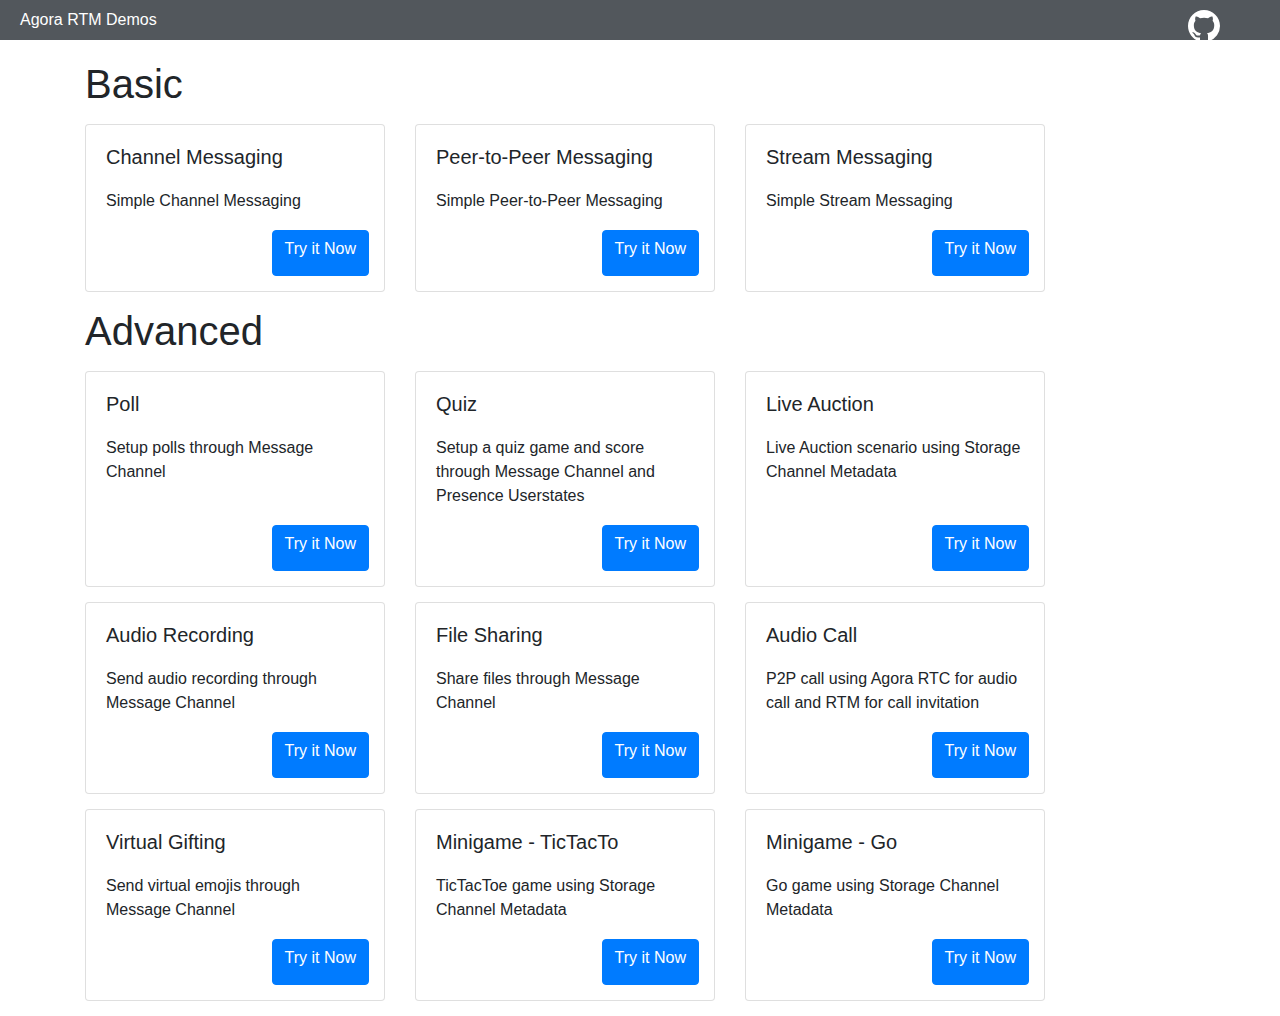
<file: index.html>
<!DOCTYPE html>
<html lang="en">

<head>
  <meta charset="UTF-8">
  <meta name="viewport" content="width=device-width, initial-scale=1.0">
  <meta http-equiv="X-UA-Compatible" content="ie=edge">
  <title>Agora RTM Demos</title>
  <link rel="stylesheet" href="./assets/bootstrap.min.css">
  <link rel="stylesheet" href="./assets/index.css">
  <script async src="https://www.googletagmanager.com/gtag/js?id=UA-57262777-1"></script>
  <script>
    var _hmt = _hmt || [];
    (function () {
      var hm = document.createElement("script");
      hm.src = "https://hm.baidu.com/hm.js?f43104b858cabd64f03a2e1f8c387296";
      var s = document.getElementsByTagName("script")[0];
      s.parentNode.insertBefore(hm, s);
    })();
  </script>

  <style>
    .wrapper {
      display: flex;
    }

    .left {
      flex: 0 0 350px;
      max-width: 350px;
      overflow: hidden;
    }

    .right {
      flex: 1 1 auto;
    }
  </style>
</head>

<body>
  <!-- banner -->
  <div class="container-fluid banner">
    <p class="banner-text">Agora RTM Demos</p>
    <a style="color: rgb(255, 255, 255);fill: rgb(255, 255, 255);fill-rule: evenodd; position: absolute; right: 60px; top: 10px;"
      class="Header-link " href="https://github.com/AgoraIO/API-Examples-Web/tree/main/Demo">
      <svg class="octicon octicon-mark-github v-align-middle" height="32" viewBox="0 0 16 16" version="1.1" width="32"
        aria-hidden="true">
        <path fill-rule="evenodd"
          d="M8 0C3.58 0 0 3.58 0 8c0 3.54 2.29 6.53 5.47 7.59.4.07.55-.17.55-.38 0-.19-.01-.82-.01-1.49-2.01.37-2.53-.49-2.69-.94-.09-.23-.48-.94-.82-1.13-.28-.15-.68-.52-.01-.53.63-.01 1.08.58 1.23.82.72 1.21 1.87.87 2.33.66.07-.52.28-.87.51-1.07-1.78-.2-3.64-.89-3.64-3.95 0-.87.31-1.59.82-2.15-.08-.2-.36-1.02.08-2.12 0 0 .67-.21 2.2.82.64-.18 1.32-.27 2-.27.68 0 1.36.09 2 .27 1.53-1.04 2.2-.82 2.2-.82.44 1.1.16 1.92.08 2.12.51.56.82 1.27.82 2.15 0 3.07-1.87 3.75-3.65 3.95.29.25.54.73.54 1.48 0 1.07-.01 1.93-.01 2.2 0 .21.15.46.55.38A8.013 8.013 0 0016 8c0-4.42-3.58-8-8-8z">
        </path>
      </svg>
    </a>
  </div>

  <div class="wrapper">
    <!-- left -->
    <!-- right -->

    <section class="right">
      <div class="container">
        <h1 id="1"><label>Basic</label></h1>
        <div class="card-deck">
          <div class="card demo-card">
            <div class="card-body">
              <h5 class="card-title"><label>Channel Messaging</label></h5>
              <p class="card-text"><label>Simple Channel Messaging</label></p>
              <a href="./Basic/1_ChannelMessaging/index.html" class=" btn btn-primary demo-card-btn"><label 
                >Try it Now</label></a>
            </div>
          </div>

          <div class="card demo-card">
            <div class="card-body">
              <h5 class="card-title"><label>Peer-to-Peer Messaging</label></h5>
              <p class="card-text"><label>Simple Peer-to-Peer Messaging</label></p>
              <a href="./Basic/2_Peer_to_Peer_Messaging/index.html" class=" btn btn-primary demo-card-btn"><label 
                >Try it Now</label></a>
            </div>
          </div>

          <div class="card demo-card">
            <div class="card-body">
              <h5 class="card-title"><label>Stream Messaging</label></h5>
              <p class="card-text"><label>Simple Stream Messaging</label></p>
              <a href="./Basic/3_StreamMessaging/index.html" class="btn btn-primary demo-card-btn"><label 
                >Try it Now</label></a>
            </div>
          </div>
        </div>
      </div>

      <div class="container">
        <h1 id="2"><label>Advanced</label></h1>
        <div class="card-deck">
          <div class="card demo-card">
            <div class="card-body">
              <h5 class="card-title"><label>Poll</label></h5>
              <p class="card-text"><label>Setup polls through Message Channel</label></p>
              <a href="./Advanced/1_Polling/index.html" class="btn btn-primary demo-card-btn"><label 
                >Try it Now</label></a>
            </div>
          </div>

          <div class="card demo-card">
            <div class="card-body">
              <h5 class="card-title"><label>Quiz</label></h5>
              <p class="card-text"><label>Setup a quiz game and score through Message Channel and Presence Userstates</label></p>
              <a href="./Advanced/2_Quiz/index.html" class="btn btn-primary demo-card-btn"><label 
                >Try it Now</label></a>
            </div>
          </div>

          <div class="card demo-card">
            <div class="card-body">
              <h5 class="card-title"><label>Live Auction</label></h5>
              <p class="card-text"><label>Live Auction scenario using Storage Channel Metadata</label></p>
              <a href="./Advanced/3_LiveBidding/index.html" class="btn btn-primary demo-card-btn"><label 
                >Try it Now</label></a>
            </div>
          </div>

          <div class="card demo-card">
            <div class="card-body">
              <h5 class="card-title"><label>Audio Recording</label></h5>
              <p class="card-text"><label>Send audio recording through Message Channel</label></p>
              <a href="./Advanced/5_AudioRecording/index.html" class="btn btn-primary demo-card-btn"><label 
                >Try it Now</label></a>
            </div>
          </div>

          <div class="card demo-card">
            <div class="card-body">
              <h5 class="card-title"><label>File Sharing</label></h5>
              <p class="card-text"><label>Share files through Message Channel</label></p>
              <a href="./Advanced/6_FileSharing/" class="btn btn-primary demo-card-btn"><label 
                >Try it Now</label></a>
            </div>
          </div>

          <div class="card demo-card">
            <div class="card-body">
              <h5 class="card-title"><label>Audio Call</label></h5>
              <p class="card-text"><label>P2P call using Agora RTC for audio call and RTM for call invitation</label></p>
              <a href="./Advanced/5_AudioRecording/index.html" class="btn btn-primary demo-card-btn"><label 
                >Try it Now</label></a>
            </div>
          </div>

          <div class="card demo-card">
            <div class="card-body">
              <h5 class="card-title"><label>Virtual Gifting</label></h5>
              <p class="card-text"><label>Send virtual emojis through Message Channel</label></p>
              <a href="./Advanced/8_VirtualGifting/index.html" class="btn btn-primary demo-card-btn"><label 
                >Try it Now</label></a>
            </div>
          </div>

          <div class="card demo-card">
            <div class="card-body">
              <h5 class="card-title"><label>Minigame - TicTacTo</label></h5>
              <p class="card-text"><label>TicTacToe game using Storage Channel Metadata</label></p>
              <a href="./Advanced/9_Minigame_TicTacToe/index.html" class="btn btn-primary demo-card-btn"><label 
                >Try it Now</label></a>
            </div>
          </div>

          <div class="card demo-card">
            <div class="card-body">
              <h5 class="card-title"><label>Minigame - Go</label></h5>
              <p class="card-text"><label>Go game using Storage Channel Metadata</label></p>
              <a href="./Advanced/10_MiniGame_Go/index.html" class="btn btn-primary demo-card-btn"><label 
                >Try it Now</label></a>
            </div>
          </div>

        </div>
      </div>
     
        </div>
      </div>
    </section>
  </div>

  
  <script src="./assets/jquery-3.4.1.min.js"></script>
  <script src="./assets/jquery.cookie.js"></script>
  <script src="./assets/bootstrap.bundle.min.js"></script>

  <script>
    $(document).ready(function () {
      var headHeight = 200;
      var nav = $(".navbar");
      console.log($(window).width());
      if ($(window).width() < 1500) {
        console.log("hide!");
        nav.parent().hide();
        return;
      }
      $(window).resize(function () {
        nav = $(".navbar");
        if ($(window).width() < 1500) {
          nav.hide();
          return;
        }
        else {
          nav.show()
        }
      })
    })
  </script>
</body>

</html>
</file>
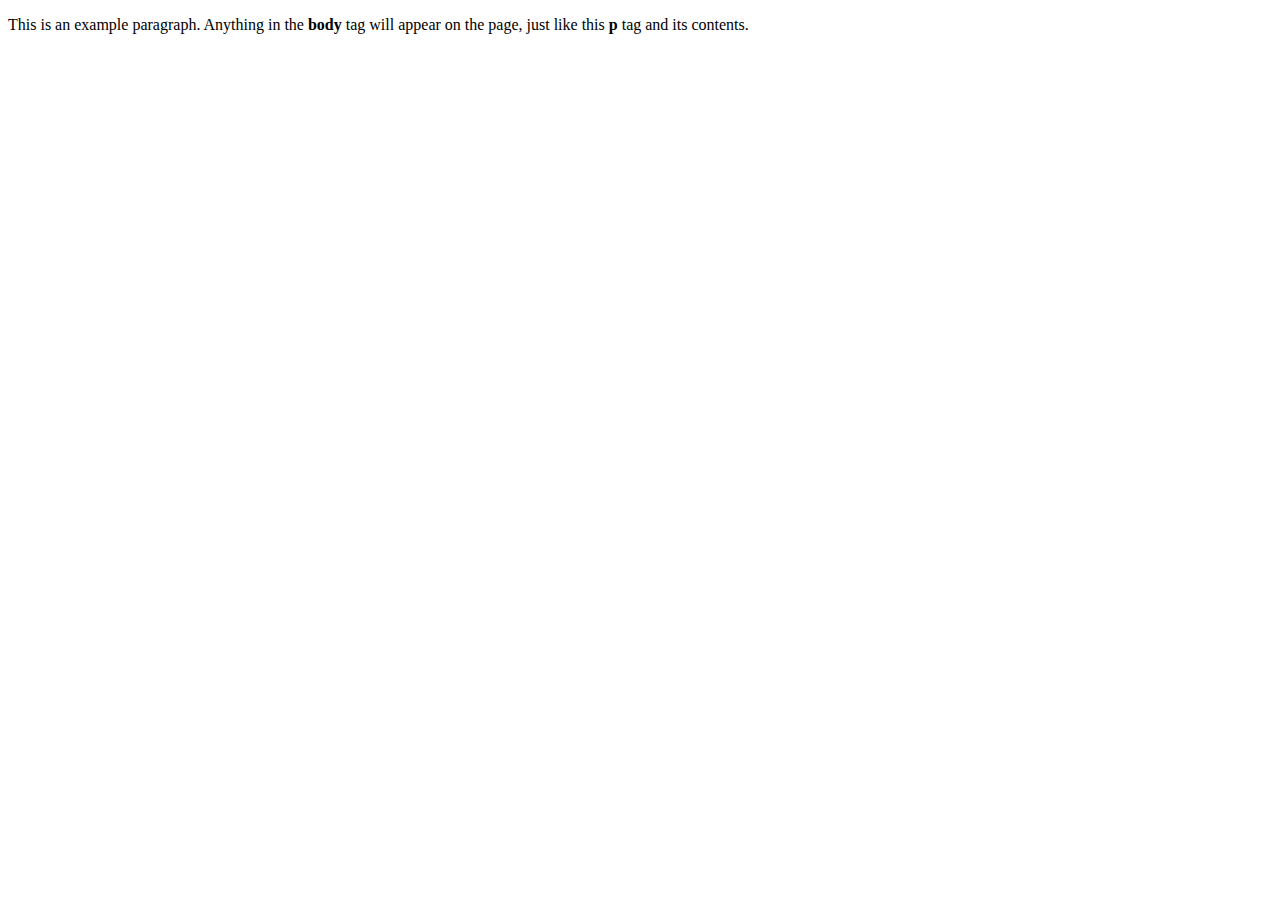
<file: Advanced/10_MiniGame_Go/index.html>
<!doctype html>
<html>
  <head>
    <title>This is the title of the webpage!</title>
  </head>
  <body>
    <p>This is an example paragraph. Anything in the <strong>body</strong> tag will appear on the page, just like this <strong>p</strong> tag and its contents.</p>
  </body>
</html>
</file>
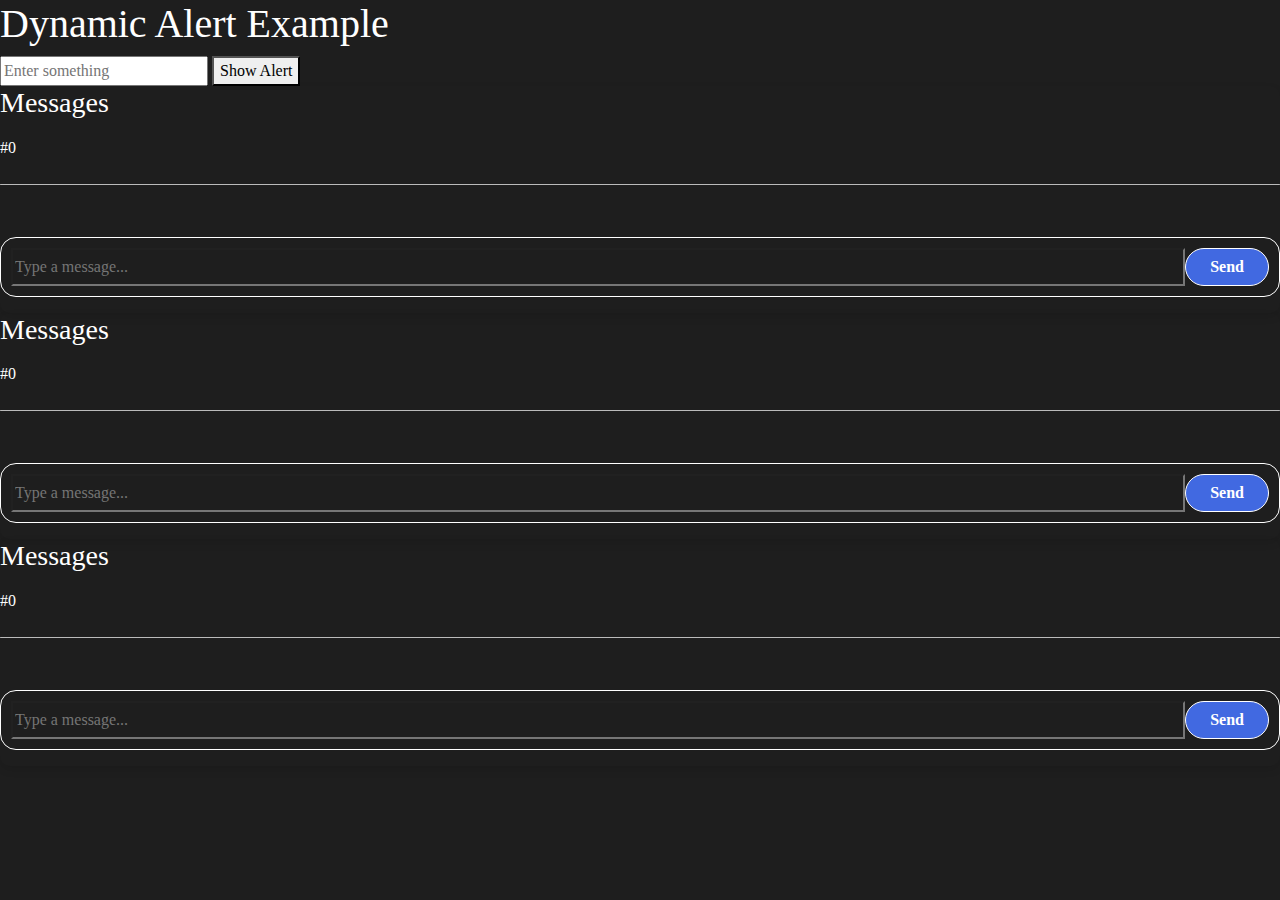
<file: testing.html>
<!DOCTYPE html>
<html lang="en">
<head>
    <meta charset="UTF-8">
    <meta name="viewport" content="width=device-width, initial-scale=1.0">
    <link rel="stylesheet" href="../../OtherAssets/bootstrap.min.css">
    <link rel="stylesheet" href="index.css">
    <link rel="stylesheet" href="./Basic/1_ChannelMessaging/indexBasicChannel.css">
    <title>Dynamic Alert</title>


    <script>
        function showAlert() {
            // Get the value entered by the user
            var userInput = document.getElementById("userInput").value;
            
            // Create a dynamic alert message
            var alertMessage = "You entered: " + userInput;
            
            // Display the dynamic alert
            alert(alertMessage);
        }
    </script>
</head>
<body>
    <h1>Dynamic Alert Example</h1>
    <input type="text" id="userInput" placeholder="Enter something">
    <button onclick="showAlert()">Show Alert</button>



    <div class="listofchats"> 

        <div id="chat-container" class="chat-container">
            <h3>Messages</h3>
            <h5 id="channelnamedisplay"></h5>
    
            <label id="userCount">#0</label>
    
            <hr class="roundedHorDivider">
            
            <div id="chat-box" class="chat-box">
                <!-- Chat messages will be dynamically added here -->
            </div>
            <div class="input-area">
                <input type="text" id="messageInput" class="customInputRectangle"  placeholder="Type a message...">
                <button id="sendButton" class="customButton fillBGAccent" >Send</button>
            </div>
    
        </div>

        <div id="chat-container" class="chat-container">
            <h3>Messages</h3>
            <h5 id="channelnamedisplay"></h5>
    
            <label id="userCount">#0</label>
    
            <hr class="roundedHorDivider">
            
            <div id="chat-box" class="chat-box">
                <!-- Chat messages will be dynamically added here -->
            </div>
            <div class="input-area">
                <input type="text" id="messageInput" class="customInputRectangle"  placeholder="Type a message...">
                <button id="sendButton" class="customButton fillBGAccent" >Send</button>
            </div>
    
        </div>

        <div id="chat-container" class="chat-container">
            <h3>Messages</h3>
            <h5 id="channelnamedisplay"></h5>
    
            <label id="userCount">#0</label>
    
            <hr class="roundedHorDivider">
            
            <div id="chat-box" class="chat-box">
                <!-- Chat messages will be dynamically added here -->
            </div>
            <div class="input-area">
                <input type="text" id="messageInput" class="customInputRectangle"  placeholder="Type a message...">
                <button id="sendButton" class="customButton fillBGAccent" >Send</button>
            </div>
    
        </div>
        
    </div>

</body>
</html>
</file>
<file: assets/index.css>
.banner {
  padding: 0;
  background-color: #52575c;
  color: white;
  margin-bottom: 20px;
}

.banner-text {
  padding: 8px 20px;
  margin: 0;
}

.card.demo-card {
  margin-bottom: 15px;
  flex: 0 0 300px;
}

.demo-card-btn {
  position: absolute;
  right: 15px;
  bottom: 15px;
}

.card-text {
  margin-bottom: 50px;
}

/* .navFix {
  background: #FFF;
  position: fixed;
  left: 0px;
  top: 0px;
  width: 265px;
  _position: absolute;
  top: expression((offsetParent.scrollTop)+0);
  z-index: 2;
} */

label.i18n {
  margin-bottom: 0;
}
</file>
<file: index.css>
body { 
  background-color: #1E1E1E;
  color: #FFFFFF;
  font-family: 'Montserrat'  /*'Roboto Mono', monospace; /* Apply the embedded font */
}

.banner {
  padding: 0;
  background-color: #52575c;
  color: white;
  margin-bottom: 20px;
}

.banner-text {
  padding: 8px 20px;
  margin: 0;
}

.join-info-text {
  padding: 20px 0px 0px 0px;
}


.card.demo-card {
  margin-bottom: 30px;
  flex: 0 0 300px;
}

.demo-card-btn {
  position: absolute;
  right: 15px;
  bottom: 15px;
  border-radius: 30px
}

.card-text {
  margin-bottom: 50px;
  color: lightgray;
}

.card { 
  background-color: #293232;
  border-radius: 15px; /* Corner radius */
  box-shadow: 0 4px 10px rgba(0, 0, 0, 0.5); /* Shadow effect */
}

.customButton { 
  /* position: absolute;
  right: 15px;
  bottom: 15px; */
  border: 1.5px solid #ffffff;
  padding: .375rem 1.5rem;
  border-radius: 25px; 
  color: #FFFFFF;
  background-color: transparent;
  font-weight: bold;
}

.customButtonListAdjust { 
  position: absolute;
  right: 15px;
  bottom: 15px;
}

.customButton:hover {
  border: 1px solid deepskyblue;  /* Make the border transparent */
  /* background-color: white; Gradient background */
  /* background-clip: border-box; Clip background to border */
  color: deepskyblue ;/*linear-gradient(90deg, #ff7e5f, #feb47b); /* Make text color transparent */
  /* background-clip: text; Clip the background to the text */
  /* -webkit-background-clip: text; For Safari */
}

.fillBGAccent { 
  background-color: royalblue;
}


.customIconColor { 
  color: deepskyblue;  /* Make the border transparent */
  font-size: x-large;
}

.customInputStyle { 
  border: 1.5px solid white;
  border-radius: 20px;
  background-color: transparent;
  padding: 8px 10px;
  color: white;
  /* width: -webkit-fill-available; */

}

.customInputStyle.inverse{ 
  color: black;
}

.customInputStyle:disabled {
  background-color: darkgray; /* Light gray background */
  cursor: not-allowed; /* Change cursor to indicate disabled state */
}

.customInputStyleFillWidth { 
  border: 1.5px solid white;
  border-radius: 20px;
  background-color: transparent;
  width: -webkit-fill-available;
  color: white; 
  margin: 0rem 1rem;
}

.customInputStyleFillWidth.inverse{ 
  color: black;
}

.input-area {
  display: flex;
  padding: 10px;
  border: 1.5px solid #ffffff;
  border-radius: 32px;
  margin: 1rem 0rem;
}

.input-area.inverse {
  border: 1.5px solid gray;
}

.customTip { 
  color: gray;
  font-size: small;
  padding: 5px 5px;
}

/* Rounded border */
hr.roundedHorDivider {
  border-top: 1px solid #bbb;
  border-radius: 5px;
  width: -webkit-fill-available;
}

.roundedVerDivider {
  /* width: 1px;
  border-radius: 5px;
  background-color: #bbb;
  height: 550px; */
  width: 1px;
  border-radius: 5px;
  background-color: #bbb;
}

.left30percentWidth { 
  width: 30%;
  background-color: #c6e9f4;
  padding: 1rem;
  border-radius: 16px 0px 0px 16px;
  color: black;
}

.customrow { 
  display: flex;
  flex-wrap: wrap;
  height: -webkit-fill-available;
}

.extra1remTop { 
  margin-top: 1rem;
}

.linkstatedesign { 
  font-size: small;
  color: white;
  background: deepskyblue;
  padding: 6px;
  border-radius: 24px;
}

.roundedcardbg_black {
  background: black;
  border-radius: 16px;
  box-shadow: 0 4px 10px rgba(0, 0, 0, 0.1);
  padding: 20px;
  width: 300px;
  color: white;
}


.roundedcardbg_white {
  background: white;
  border-radius: 16px;
  box-shadow: 0 4px 10px rgba(171, 171, 171, 0.1);
  padding: 20px;
  width: 300px;
  color: black;
}
/*
.listofchats { 
  display: grid;
  grid-template-rows: 100px;
  grid-auto-rows: 100px;
  grid-template-columns: repeat(auto-fit, minmax(100px, 1fr));
  gap: 10px;

  /* height: 100%;
  margin: 50px 25px;
  padding: 5px 100px;
  display: grid;
  grid-gap: 20px;
  grid-auto-rows: 100px;
}
*/

/*
/* Mobile Styles 
@media (max-width: 768px) {
  .listofchats{
      grid-template-columns: 1fr; 
  }
}
*/
</file>
<file: Basic/1_ChannelMessaging/indexBasicChannel.css>
/* body {
    font-family: Arial, sans-serif;
    display: flex;
    justify-content: center;
    align-items: center;
    height: 100vh;
    background-color: #f0f0f0;
    margin: 0;
} */

.chat-container {
    /* width: 400px;
    max-height: 600px; */
    display: flex;
    flex-direction: column;
    /* background-color: white; */
    border-radius: 10px;
    box-shadow: 0 4px 8px rgba(0, 0, 0, 0.1);
}

.chat-box {
    flex: 1;
    padding: 10px;
    overflow-y: auto;
    /* border-bottom: 1px solid #e0e0e0; */
}

.message {
    max-width: 70%;
    margin-bottom: 10px;
    padding: 10px;
    border-radius: 10px;
    font-size: 14px;
    word-wrap: break-word;
}

.local-message {
    /* background-color: #DCF8C6; */
    margin-right: auto;
    text-align: left;
    border-radius: 16px;
    background-color: royalblue;
    padding: 8px 10px;
    color: white;
}

.remote-message {
    /* background-color: #F0F0F0; */
    margin-left: auto;
    text-align: right;
    border-radius: 16px;
    background-color: mediumseagreen;
    padding: 8px 10px;
    color: white;
}

.customInputRectangle { 
    background-color: transparent;
    width: -webkit-fill-available;
    color: white;
}
.input-area {
    display: flex;
    padding: 10px;
    border: 1.5px solid #ffffff;
    border-radius: 16px;
    /* border-top: 1px solid #e0e0e0;
    /* background-color: #f9f9f9; */
    /* border-radius: 0 0 10px 10px; */ */
}

inputMessage {
    flex: 1;
    padding: 10px;
    border: 1px solid #ccc;
    border-radius: 5px;
    outline: none;
    margin-right: 10px;
    background: transparent;
}

/*

buttonMessage {
    padding: 10px 15px;
    background-color: #4CAF50;
    color: white;
    border: none;
    border-radius: 5px;
    cursor: pointer;
}

buttonMessage:hover {
    background-color: #45a049;
} */
</file>
